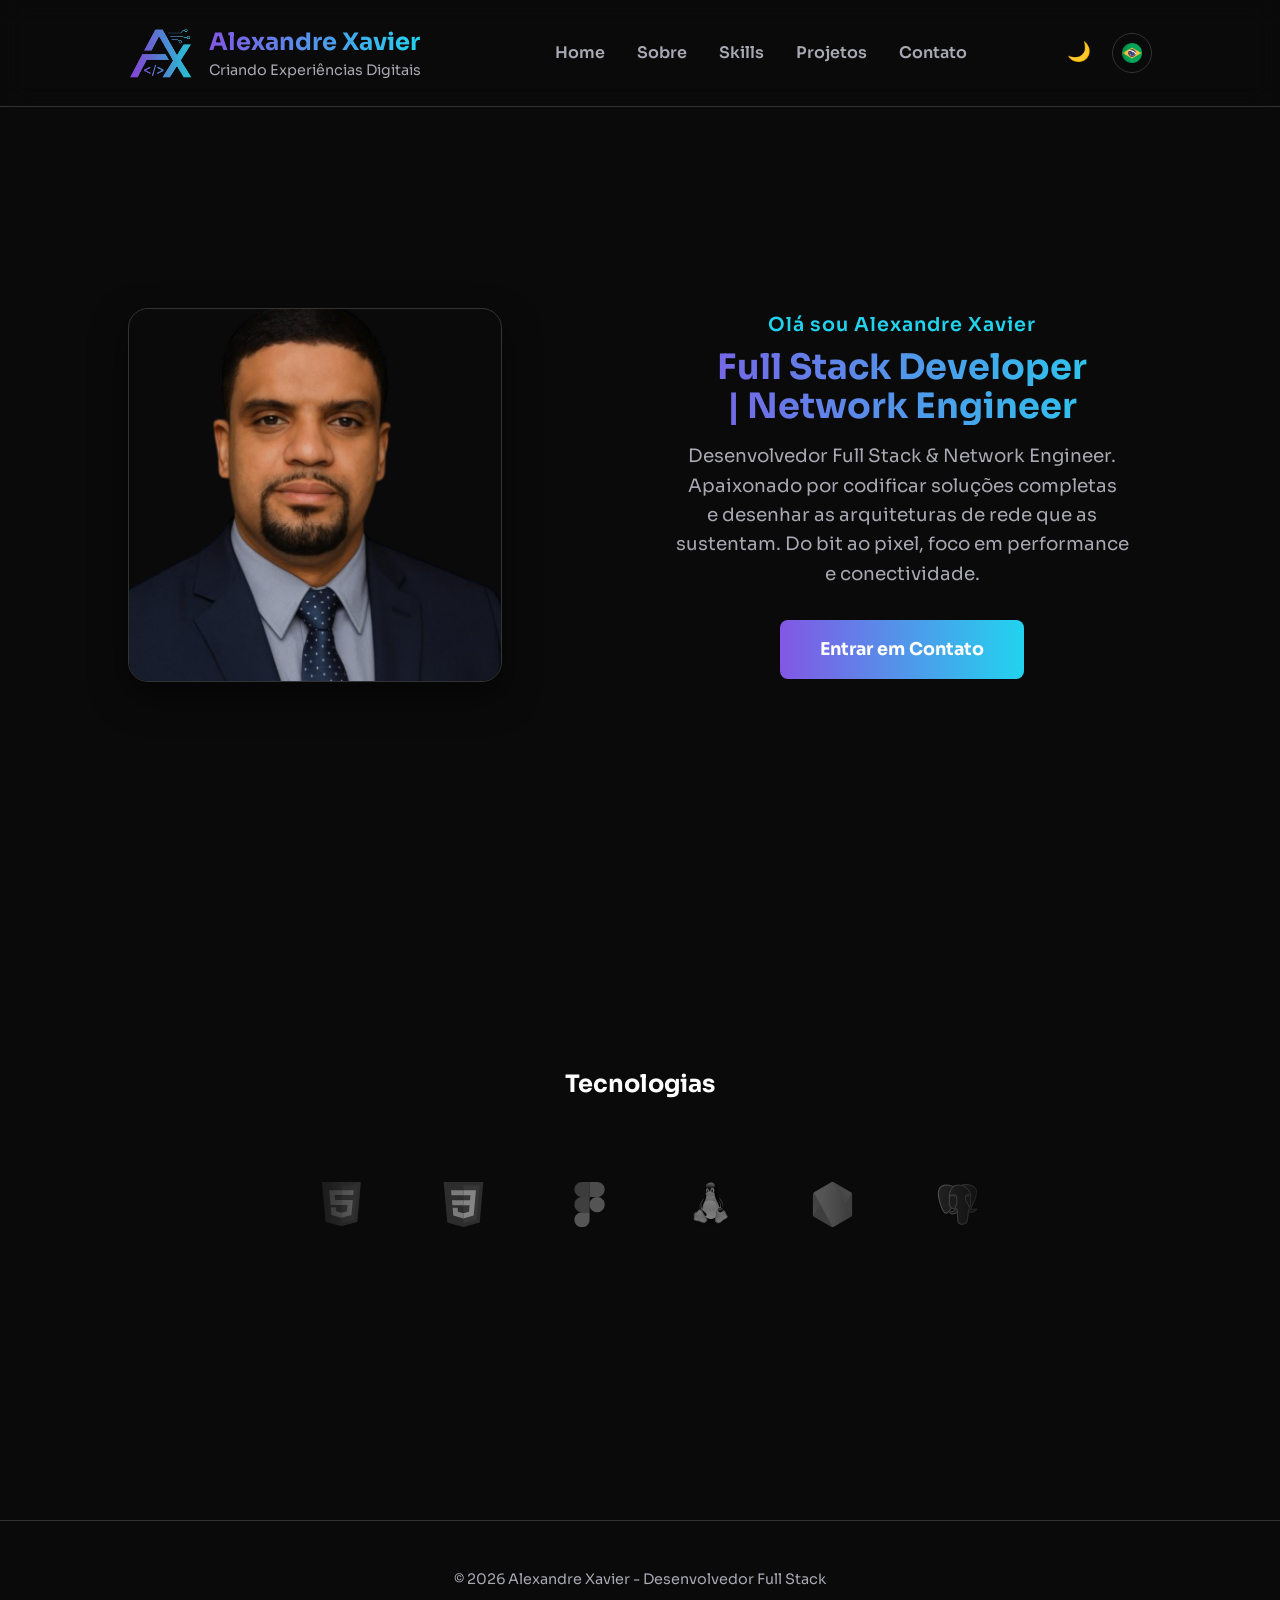
<file: index.html>
<!DOCTYPE html>
<html lang="pt-BR" data-theme="dark">
<head>
    <meta charset="UTF-8">
    <meta name="viewport" content="width=device-width, initial-scale=1.0">
    <title>Portfolio Full Stack | Alexandre Xavier</title>
    <link rel="stylesheet" href="css/style.css">
</head>
<body>
    <header id="header">
        <div class="logo">
            <img src="assents/Logo.svg" alt="DevFullStack">
            <h2>Alexandre Xavier</h2>
            <span data-i18n="subtitle">Criando Experiências Digitais</span>
        </div>
        
        <nav class="menu-top-nav" id="nav">
            <ul class="menu-top-ul">
                <li><a href="#" data-i18n="home">Home</a></li>
                <li><a href="#" data-i18n="about">Sobre</a></li>
                <li><a href="#habilidades" data-i18n="skills">Skills</a></li>
                <li><a href="#" data-i18n="projects">Projetos</a></li>
                <li><a href="pages/contato.html" data-i18n="contact">Contato</a></li>
            </ul>
        </nav>

        <div class="header-utils">
            <button id="theme-toggle" aria-label="Alternar Tema" data-i18n-aria="theme_aria">🌙</button>
            
            <div class="lang-dropdown">
                <button id="lang-menu-btn" aria-label="Mudar Idioma" data-i18n-aria="lang_aria">
                    <img id="current-lang-flag" src="assents/tradutor/bandeira-do-brasil.png" width="20" alt="Idioma atual">
                </button>
                <ul class="lang-options" id="lang-options">
                    <li data-lang="en"><img src="assents/tradutor/estados-unidos.png" width="20" alt="USA"> English</li>
                    <li data-lang="pt" class="active"><img src="assents/tradutor/bandeira-do-brasil.png" width="20" alt="BR"> Portuguese</li>
                    <li data-lang="es"><img src="assents/tradutor/espanha.png" width="20" alt="ES"> Spanish</li>
                    <li data-lang="fr"><img src="assents/tradutor/franca.png" width="20" alt="FR"> French</li>
                </ul>
            </div>
            
            <button class="btn-mobile" id="btn-mobile" aria-label="Menu Mobile" data-i18n-aria="menu_aria">☰</button>
        </div>
    </header>

    <main id="conteudo-main">
        <section class="conteudo-main-section" id="conteudo-main-section">
            <div class="hero-image">
                <img src="assents/perfil.png" alt="Alexandre Xavier - Desenvolvedor Full Stack">
            </div>

            <div class="hero-text">
                <span data-i18n="greeting" class="saudacao">Olá sou Alexandre Xavier</span>
                <h1 data-i18n="title">Full Stack Developer | Network Engineer</h1>
                <p data-i18n="description">Desenvolvedor Full Stack & Network Engineer. Apaixonado por codificar soluções completas e desenhar as arquiteturas de rede que as sustentam. Do bit ao pixel, foco em performance e conectividade.</p>
                <a href="#" class="btn-contato" data-i18n="contact_btn">Entrar em Contato</a>
            </div>
        </section>
        
        <section class="skills" id="habilidades">
            <h2 data-i18n="technologies">Tecnologias</h2>
            <div class="logos-carousel">
                <div class="logos-slide">
                    <img src="assents/skills/html5.svg" alt="HTML5">
                    <img src="assents/skills/css.svg" alt="CSS">
                    <img src="assents/skills/figma.svg" alt="Figma">
                    <img src="assents/skills/linux.svg" alt="Linux">
                    <img src="assents/skills/nodejs.svg" alt="Node.js">
                    <img src="assents/skills/postgresql.svg" alt="PostgreSQL">
                    <img src="assents/skills/mysql-icon-light.svg" alt="MySQL">
                    <img src="assents/skills/react.svg" alt="React.js">
                    <img src="assents/skills/typescript.svg" alt="TypeScript">
                </div>
                 <div class="logos-slide">
                    <img src="assents/skills/html5.svg" alt="HTML5">
                    <img src="assents/skills/css.svg" alt="CSS">
                    <img src="assents/skills/figma.svg" alt="Figma">
                    <img src="assents/skills/linux.svg" alt="Linux">
                    <img src="assents/skills/nodejs.svg" alt="Node.js">
                    <img src="assents/skills/postgresql.svg" alt="PostgreSQL">
                    <img src="assents/skills/mysql-icon-light.svg" alt="MySQL">
                    <img src="assents/skills/react.svg" alt="React.js">
                    <img src="assents/skills/typescript.svg" alt="TypeScript">
                </div>
            </div>
        </section>
    </main>

    <footer id="rodape-footer">
         <p data-i18n="footer_text">&copy; 2026 Alexandre Xavier - Desenvolvedor Full Stack</p>
    </footer>

    <script src="js/index.js"></script>
    <script src="js/tradutor.js"></script>
    
</body>
</html>
</file>
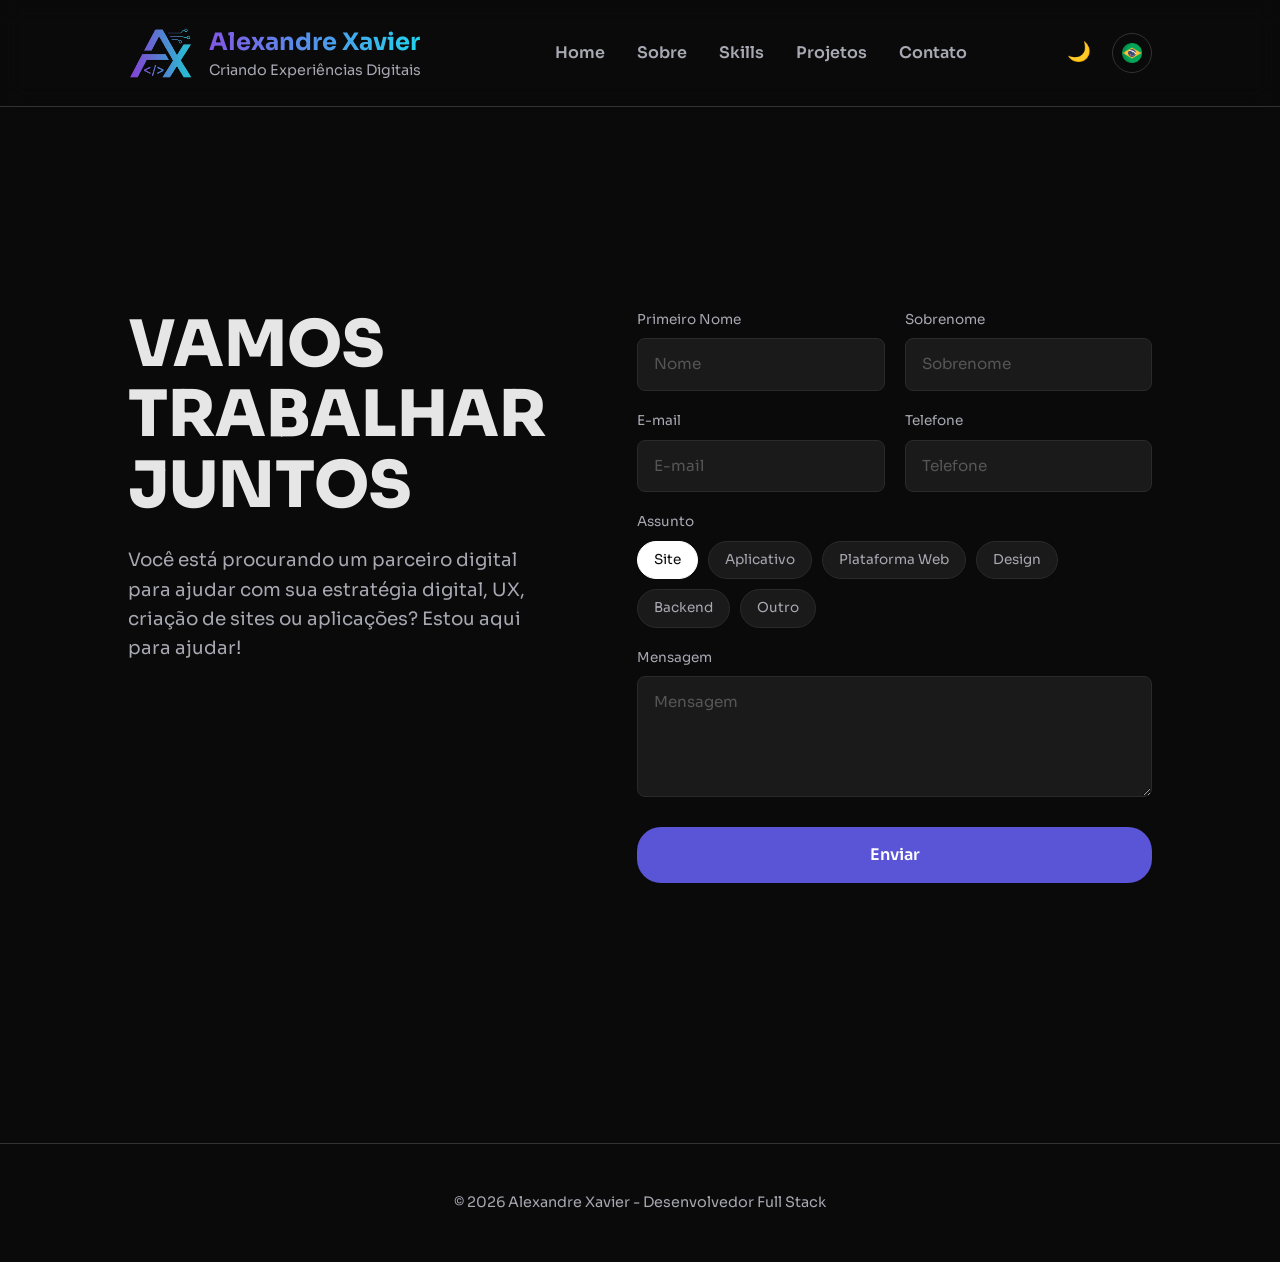
<file: pages/contato.html>
<!DOCTYPE html>
<html lang="pt-BR" data-theme="dark">
<head>
    <meta charset="UTF-8">
    <meta name="viewport" content="width=device-width, initial-scale=1.0">
    <title>Entre em Contato | Alexandre Xavier</title>
    <link rel="stylesheet" href="../css/style.css">
</head>
<body>
    <header id="header">
        <div class="logo">
            <img src="../assents/Logo.svg" alt="DevFullStack">
            <h2>Alexandre Xavier</h2>
            <span data-i18n="subtitle">Criando Experiências Digitais</span>
        </div>
        
        <nav class="menu-top-nav" id="nav">
            <ul class="menu-top-ul">
                <li><a href="../index.html" data-i18n="home">Home</a></li>
                <li><a href="#" data-i18n="about">Sobre</a></li>
                <li><a href="index.html#projetos" data-i18n="skills">Skills</a></li>
                <li><a href="#" data-i18n="projects">Projetos</a></li>
                <li><a href="contato.html" data-i18n="contact">Contato</a></li>
            </ul>
        </nav>

        <div class="header-utils">
            <button id="theme-toggle" aria-label="Alternar Tema" data-i18n-aria="theme_aria">🌙</button>
            
            <div class="lang-dropdown">
                <button id="lang-menu-btn" aria-label="Mudar Idioma" data-i18n-aria="lang_aria">
                    <img id="current-lang-flag" src="../assents/tradutor/bandeira-do-brasil.png" width="20" alt="Idioma atual">
                </button>
                <ul class="lang-options" id="lang-options">
                    <li data-lang="en"><img src="../assents/tradutor/estados-unidos.png" width="20" alt="USA"> English</li>
                    <li data-lang="pt" class="active"><img src="../assents/tradutor/bandeira-do-brasil.png" width="20" alt="BR"> Portuguese</li>
                    <li data-lang="es"><img src="../assents/tradutor/espanha.png" width="20" alt="ES"> Spanish</li>
                    <li data-lang="fr"><img src="../assents/tradutor/franca.png" width="20" alt="FR"> French</li>
                </ul>
            </div>
            
            <button class="btn-mobile" id="btn-mobile" aria-label="Menu Mobile" data-i18n-aria="menu_aria">☰</button>
        </div>
    </header>

    <main id="conteudo-main">
        <section class="contato" id="contato" style="margin-top: 130px;">
            <div class="contato-container">
                
                <div class="contato-info">
                    <h2 data-i18n="contact_title">VAMOS<br>TRABALHAR<br>JUNTOS</h2>
                    <p data-i18n="contact_subtitle">Você está procurando um parceiro digital para ajudar com sua estratégia digital, UX, criação de sites ou aplicações? Estou aqui para ajudar!</p>
                    
                    <div class="redes-sociais">
                        
                    </div>
                </div>

                <form class="contato-form">
                    
                    <div class="form-row">
                        <div class="input-group">
                            <label for="nome" data-i18n="form_name">Primeiro Nome</label>
                            <input type="text" id="nome" placeholder="Nome" required>
                        </div>
                        <div class="input-group">
                            <label for="sobrenome" data-i18n="form_lastname">Sobrenome</label>
                            <input type="text" id="sobrenome" placeholder="Sobrenome" required>
                        </div>
                    </div>

                    <div class="form-row">
                        <div class="input-group">
                            <label for="email" data-i18n="form_email">E-mail</label>
                            <input type="email" id="email" placeholder="E-mail" required>
                        </div>
                        <div class="input-group">
                            <label for="telefone" data-i18n="form_phone">Telefone</label>
                            <input type="tel" id="telefone" placeholder="Telefone" required>
                        </div>
                    </div>
                    
                    <div class="input-group">
                        <label data-i18n="form_subject">Assunto</label>
                        <div class="assunto-tags">
                            <button type="button" class="tag active">Site</button>
                            <button type="button" class="tag">Aplicativo</button>
                            <button type="button" class="tag">Plataforma Web</button>
                            <button type="button" class="tag">Design</button>
                            <button type="button" class="tag">Backend</button>
                            <button type="button" class="tag">Outro</button>
                        </div>
                    </div>

                    <div class="input-group">
                        <label for="mensagem" data-i18n="form_message">Mensagem</label>
                        <textarea id="mensagem" rows="4" placeholder="Mensagem" required></textarea>
                    </div>
                    
                    <button type="submit" class="btn-enviar-roxo" data-i18n="form_send">Enviar</button>
                </form>

            </div>
        </section>
    </main>

    <footer id="rodape-footer">
         <p data-i18n="footer_text">&copy; 2026 Alexandre Xavier - Desenvolvedor Full Stack</p>
    </footer>

    <script src="../js/index.js"></script>
    <script src="../js/tradutor.js"></script>
    <script src="../js/contato.js"></script>

</body>
</html>
</file>
<file: css/style.css>
/*imports css*/
@import url('index.css');
@import url('reset.css');
@import url('contato.css');
@import url('https://fonts.googleapis.com/css2?family=Sora:wght@400;600;700&display=swap');
/*imports css final*/

/*cores*/
:root {
  /* Cores de Fundo (Tema Escuro - Padrão) */
  --bg-dark: #0A0A0A;       
  --bg-card: #161616;       
  --header-bg: rgba(10, 10, 10, 0.9);
  --border-color: #333333;

  /* Cores de Destaque */
  --purple-main: #8257E5;   
  --blue-cyan: #22D3EE;     
  
  /* Cores de Texto */
  --text-primary: #FFFFFF;  
  --text-secondary: #A8A8B3; 

  /* Gradiente */
  --gradient-linear: linear-gradient(90deg, #8257E5 0%, #22D3EE 100%);
}
/* Tema Claro */
[data-theme="light"] {
  --bg-dark: #F0F0F5;       
  --bg-card: #FFFFFF;       
  --header-bg: rgba(255, 255, 255, 0.9);
  --border-color: #DCDCE6;
  
  --text-primary: #121214;  
  --text-secondary: #737380; 
}
/*cores final*/
body {
    background-color: var(--bg-dark);
    color: var(--text-primary);
    font-family: 'Sora', sans-serif;
    scroll-behavior: smooth; 
    transition: background-color 0.3s ease, color 0.3s ease;
}
/*corpo-site final*/

/*menu-topo*/
header {
    padding: 1.5rem 10%;
    display: flex;
    justify-content: space-between;
    align-items: center;
    border-bottom: 1px solid var(--border-color);
    background: var(--header-bg);
    backdrop-filter: blur(12px);
    -webkit-backdrop-filter: blur(12px);
    position: fixed;
    /* A mágica do posicionamento começa aqui para ele poder encolher depois: */
    width: 100%;
    top: 0;
    left: 50%;
    transform: translateX(-50%); /* Mantém ele perfeitamente no centro */
    z-index: 1000;
    transition: all 0.4s cubic-bezier(0.25, 1, 0.5, 1); /* Transição super suave */
}
/* Classe ativada pelo JS ao rolar a página */
header.scrolled {
    width: 85%; /* Encolhe para não encostar nas laterais */
    max-width: 1100px; /* Limite máximo para não esticar muito em TVs */
    top: 20px; /* Descola do topo da tela */
    padding: 0.6rem 3%; /* Deixa o menu mais fininho */
    border-radius: 50px; /* Faz o formato de pílula arredondada */
    border: 1px solid var(--border-color); /* Borda em toda a volta */
    box-shadow: 0 10px 30px rgba(0, 0, 0, 0.3); /* Sombra pesada para flutuar */
}
/* Ajustes no Logo para caber na pílula sem quebrar o layout */
header.scrolled .logo img {
    height: 35px; /* Diminui o logo levemente */
}

header.scrolled .logo h2 {
    font-size: 1.2rem;
}

header.scrolled .logo span {
    font-size: 10px;
}

.logo {
    display: grid;
    grid-template-columns: auto 1fr;
    grid-template-areas:
        "imagem titulo"
        "imagem subtitulo";
    column-gap: 12px; 
    align-items: center;
    cursor: pointer;
}

.logo img {
    grid-area: imagem;
    height: 50px; 
    width: auto;
}

.logo h2 {
    grid-area: titulo;
    margin: 0;
    align-self: end;
    font-size: 1.5rem;
    background: var(--gradient-linear);
    -webkit-background-clip: text;
    background-clip: text;
    -webkit-text-fill-color: transparent;
}

.logo span {
    grid-area: subtitulo;
    align-self: start;
    font-size: 0.9rem;
    color: var(--text-secondary);
}

/* Utilitários do Menu (Botões de Tema/Idioma) */
.header-utils {
    display: flex;
    align-items: center;
    gap: 15px;
}

#theme-toggle, .btn-mobile {
    background: transparent;
    border: none;
    color: var(--text-primary);
    font-size: 1.2rem;
    cursor: pointer;
    transition: 0.3s;
}

#theme-toggle:hover, .btn-mobile:hover {
    color: var(--blue-cyan);
}

/* ==========================================
   Estilos do Dropdown de Idiomas (Inspirado em image_1.png)
   ========================================== */
.lang-dropdown {
    position: relative;
    display: inline-block;
}

#lang-menu-btn {
    width: 40px;
    height: 40px;
    border-radius: 50%;
    border: 1px solid var(--border-color);
    background: transparent;
    display: flex;
    align-items: center;
    justify-content: center;
    cursor: pointer;
    transition: 0.3s;
}

#lang-menu-btn:hover {
    border-color: var(--blue-cyan);
}

/* O menu flutuante escondido */
.lang-options {
    display: none; 
    position: absolute;
    top: 130%; 
    right: 0;
    background-color: var(--bg-card);
    border: 1px solid var(--border-color);
    border-radius: 12px;
    list-style: none;
    padding: 0.5rem;
    width: 160px;
    box-shadow: 0 4px 15px rgba(0,0,0,0.5);
    flex-direction: column;
    gap: 5px;
}

/* Classe que o JavaScript vai adicionar para mostrar o menu */
.lang-options.show {
    display: flex; 
}

/* Estilo de cada item da lista */
.lang-options li {
    padding: 0.6rem 1rem;
    cursor: pointer;
    border-radius: 8px;
    display: flex;
    align-items: center;
    gap: 10px;
    color: var(--text-primary);
    font-size: 0.9rem;
    transition: all 0.2s;
    border: 1px solid transparent;
}

.lang-options li:hover {
    border-color: var(--border-color);
    background-color: rgba(255, 255, 255, 0.05);
}

/* O item que está selecionado no momento (cor da referência) */
.lang-options li.active {
    background-color: #6C829D; 
    color: #FFFFFF;
}

[data-theme="light"] .lang-options li.active {
    background-color: #4A6382; 
}

nav ul {
    display: flex;
    list-style: none;
    gap: 2rem;
}

nav ul li a {
    text-decoration: none;
    color: var(--text-secondary);
    font-weight: 600;
    transition: 0.3s;
}

nav ul li a:hover {
    color: var(--blue-cyan);
}

#btn-mobile { 
    display: none; 
}

@media (max-width: 850px) {
    #btn-mobile {
        display: block;
    }
    nav {
        display: none; 
    }
}
/*menu-topo final*/

/*footer*/
footer {
    padding: 3rem 10%;       
    text-align: center;        
    border-top: 1px solid var(--border-color);
    margin-top: 5rem;           
}

footer p {
    color: var(--text-secondary); 
    font-size: 0.9rem;          
    font-family: 'Sora', sans-serif;
}

footer a {
    color: var(--blue-cyan);
    text-decoration: none;
    font-weight: bold;
}

footer a:hover {
    text-decoration: underline;
}
/*footer final*/
</file>
